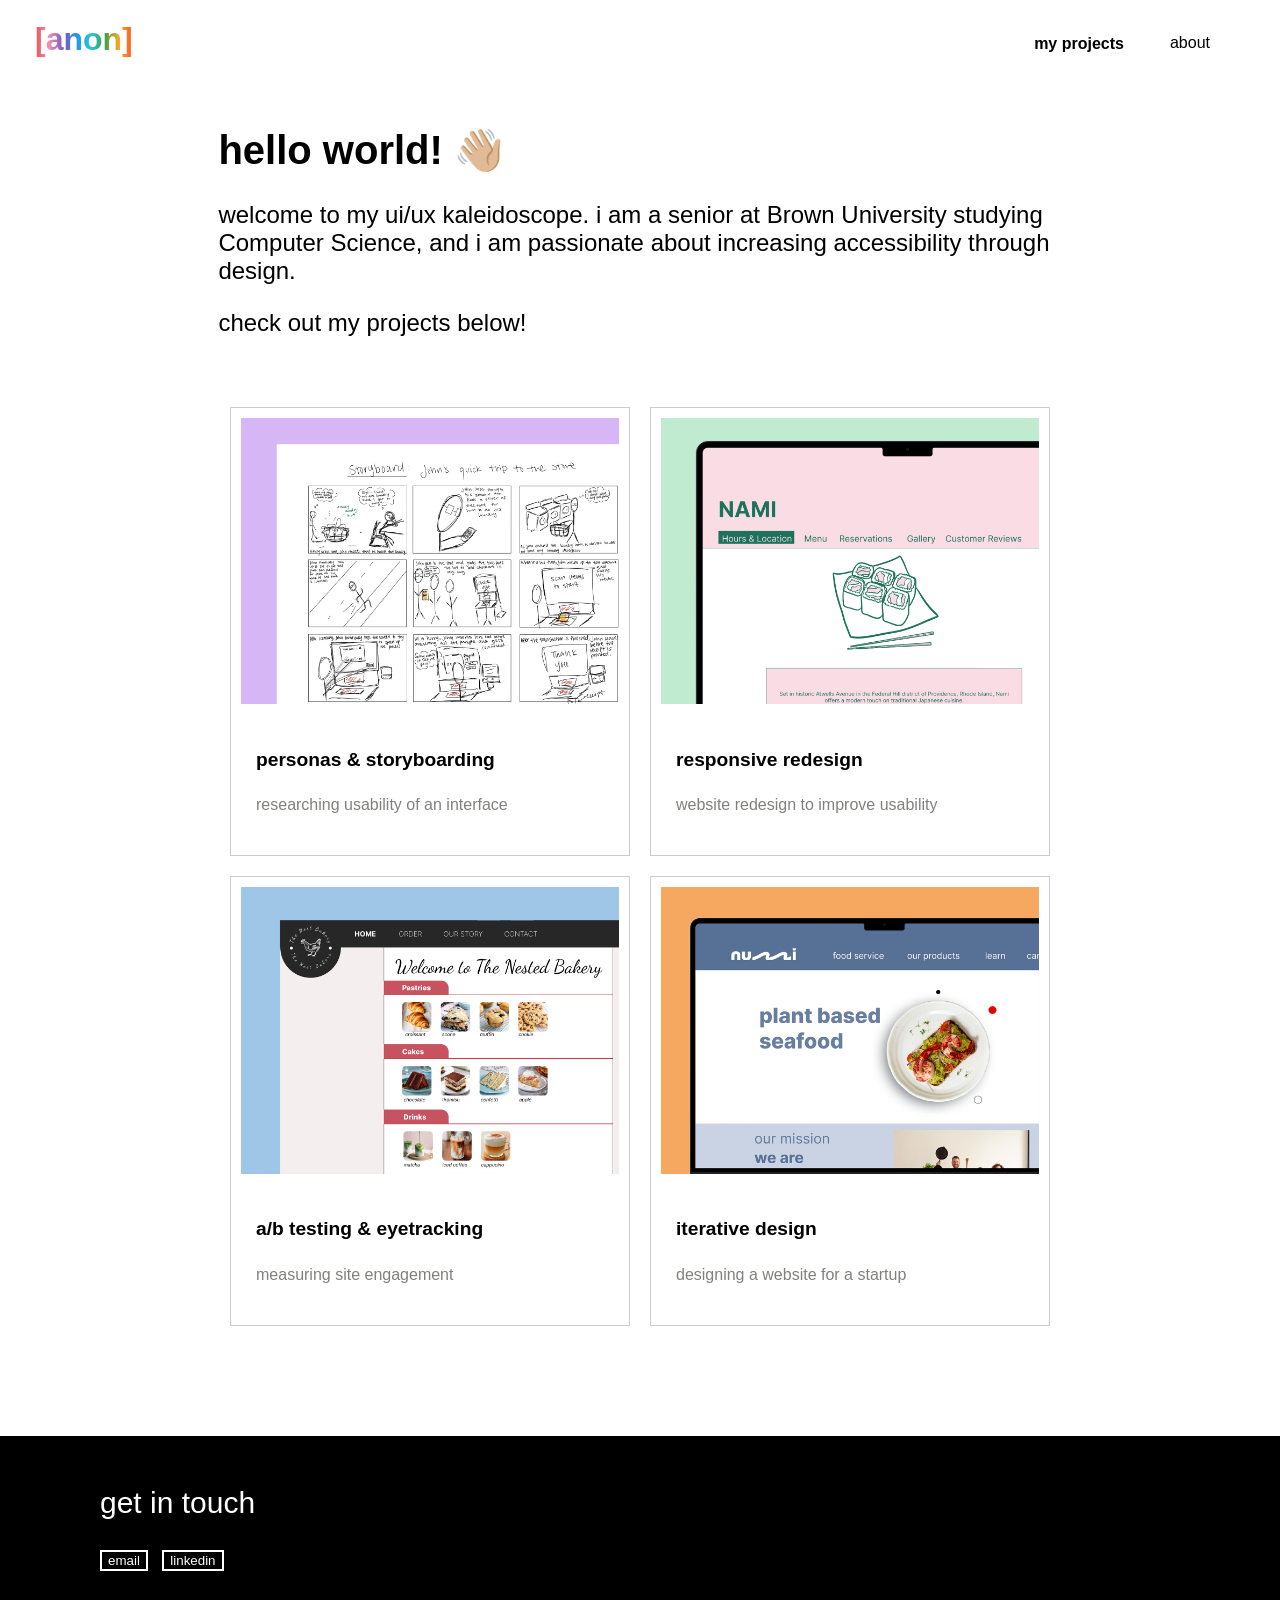
<file: uiuxportfolio/index.html>
<!doctype html>
<html>
<head>
    <title>UI/UX Portfolio</title>
    <link rel="stylesheet" href="index.css">
    <link rel="icon" type="image/x-icon" href="wombat.png">
    <meta name="description" content="my assignment write up">
</head>
    <body>
        <div class="navbar">
          <a href="about.html">about</a>
            <div class="dropdown">
                
                <button class="dropbtn"><b><a class = "home" href="index.html">my projects</a></b> 
                <i class="fa fa-caret-down"></i>
                </button>
                <div class="dropdown-content">
                  <div class="story">
                    <a href="personas.html">personas & storyboarding</a>
                  </div>
                  <div class="rr">
                    <a href="redesign.html">responsive redesign</a>
                  </div>
                  <div class="eye">
                    <a href="eyetracking.html">a/b testing & eye tracking</a>
                  </div>
                  <div class="it">
                    <a href="iterative.html">iterative design</a>
                  </div>
              
                </div>
            </div> 
            
            <a class="icon" style="float: left;"href="index.html"><b><h1><span class="multicolortext">[anon]</span></h1></b></a>
          </div>   
        <div class="header">    
        <h1 class="h1"style="font-size: 40px;">hello world! 👋🏼</h1>
        <p class="intro" style="font-size:24px;">welcome to my ui/ux kaleidoscope. i am a senior at Brown University studying Computer Science, and i am passionate about increasing accessibility through design. </p>
        <p class="intro" style="font-size:24px;">check out my projects below!</p>
        </div> 
        <br>
        <br>
        <div class="full-gal">
        <div class=gal1>
          <div class="responsive">
            <a style="text-decoration: none;color:black;"href="personas.html">
            <div class="gallery">
              
                <img src="storyboard.png" alt="personas & storyboarding" width="600" height="400">
              
              <div class="desc"><h4>personas & storyboarding</h4>
              <p>researching usability of an interface</p></div>
            </div>
          </a>
          </div>
          
          <div class="responsive">
            <a style="text-decoration: none;color:black;" href="redesign.html">
            <div class="gallery">
              
                <img src="redesignedit.png" alt="responsive redesign" width="600" height="400">
              <div class="desc"><h4>responsive redesign</h4>
                <p>website redesign to improve usability</p></div>
              </div>
            </a>
          </div>
        
        </div>
      
          
        <div class="gal2">
          <div class="responsive">
            <a style="text-decoration: none;color:black;" href="eyetracking.html">
            <div class="gallery">
              
                <img src="eyetrackingedit.png" alt="a/b testing & eye tracking" width="600" height="400">
              
              <div class="desc"><h4>a/b testing & eyetracking</h4>
                <p>measuring site engagement</p></div>
            </div>
              
            </a>
            </div>
          
          
          <div class="responsive">
            <a style="text-decoration: none;color:black;" href="iterative.html">
            <div class="gallery">
              
                <img src="iterativeedit.png" alt="iterative design" width="600" height="400">
              
              <div class="desc"><h4>iterative design</h4>
                <p>designing a website for a startup</p></div>
              </div>
            </a>
            </div>
          </div>
        </div>
      </div>
      <div class="footer">
        <p>get in touch</p>
    
        <button class="butt"><a href="#email">email</a></button>
        <button class="butt2"><a href="#linkedin">linkedin</a></button>
      </div>
    </body>
</html>
</file>
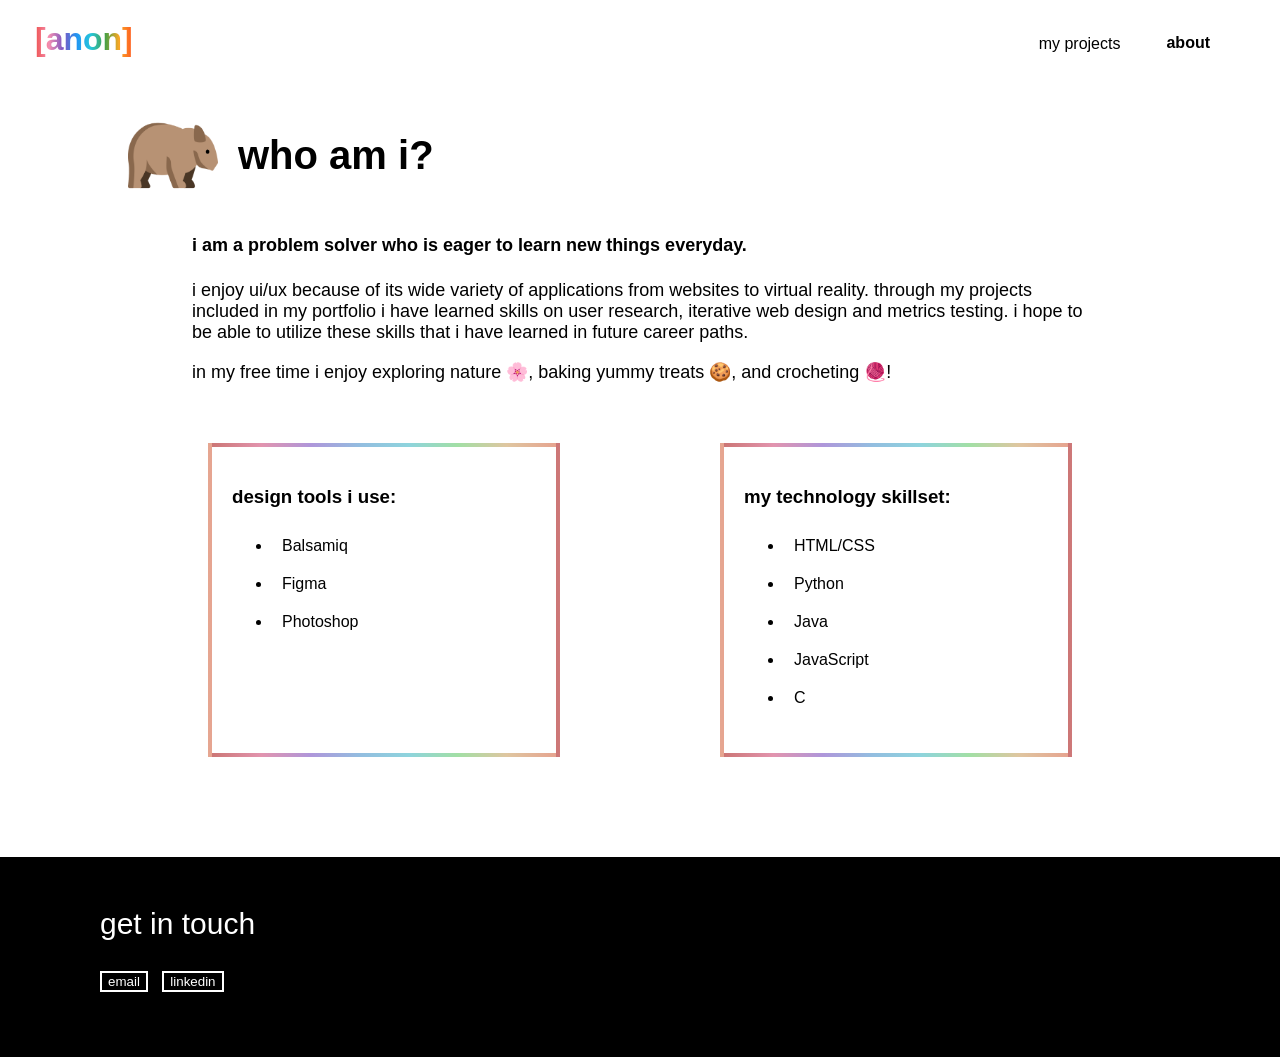
<file: uiuxportfolio/about.html>
<!doctype html>
<html>
<head>
    <title>UI/UX Portfolio</title>
    <link rel="stylesheet" href="index.css">
    <link rel="icon" type="image/x-icon" href="wombat.png">
    <meta name="description" content="my assignment write up">
</head>
    <body>
        <div class="navbar">
            <a href="about.html"><b>about</b></a>
            <div class="dropdown">
                
                <button class="dropbtn"><a class = "home" href="index.html">my projects</a>
                    <i class="fa fa-caret-down"></i>
                    </button>
                <div class="dropdown-content">
                  <div class="story">
                    <a href="personas.html">personas & storyboarding</a>
                  </div>
                  <div class="rr">
                    <a href="redesign.html">responsive redesign</a>
                  </div>
                  <div class="eye">
                    <a href="eyetracking.html">a/b testing & eye tracking</a>
                  </div>
                  <div class="it">
                    <a href="iterative.html">iterative design</a>
                  </div>
              
                </div>
            </div> 
            
            <a class="icon" style="float: left;"href="index.html"><b><h1><span class="multicolortext">[anon]</span></h1></b></a>
          </div>
          <div class="header"></div>
        <div class="top">  
          <img style="width:90px;transform: scaleX(-1);" src="wombat.png">
          <h2>who am i?</h2>  
         </div> 
        <h4 class="p">i am a problem solver who is eager to learn new things everyday.</h4>
        <p class="p">i enjoy ui/ux because of its wide variety of applications from websites to virtual reality. through my projects included in my portfolio i have learned skills on user research, iterative web design and metrics testing. i hope to be able to utilize these skills that i have learned in future career paths.</p>
        <p class="p">in my free time i enjoy exploring nature 🌸, baking yummy treats 🍪, and crocheting 🧶!</p>
        
        <div class="skills">
          <div class="list">
        <h3>design tools i use:</h3>
        <ul>
          <li>Balsamiq</li>
          <li>Figma</li>
          <li>Photoshop</li>
        </ul>
      </div>
      <div class="list">
        <h3>my technology skillset:</h3>
        <ul>
          <li>HTML/CSS</li>
          <li>Python</li>
          <li>Java</li>
          <li>JavaScript</li>
          <li>C</li>
        </ul>
      </div>
      </div>
      <div class="footer">
      <p>get in touch</p>
    
      <button class="butt"><a href="#email">email</a></button>
      <button class="butt2"><a href="#linkedin">linkedin</a></button>
      </div>
        
       
    </body>
</html>
</file>
<file: uiuxportfolio/index.css>
body {
    font-family: Arial, Helvetica, sans-serif;
    margin:0;
  }
.header{
    padding-right: 30px;
    padding-left: 30px;
    margin-left:3%;
    margin-right:3%;
    padding-top: 100px;
}
.icon{
      float:left;
      width:70px;
      padding: 14px 16px;
      
}
  .navbar {
    overflow: hidden;
    top:0;
    position:fixed;
    width:100%;
    background-color: white;
    margin-bottom: 0;
    padding-right:50px;

  }
  .multicolortext{
    background: linear-gradient(to right, #ef5350, #f48fb1, #7e57c2, #2196f3, #26c6da, #43a047, #f9a825, #ff5722);
    -webkit-background-clip: text;
    -moz-background-clip: text;
    background-clip: text;
    color: transparent;
  }

  .navbar .icon{
      float: left;
      padding-top: 0;
      margin-top: 0;
      margin-left:15px;
  }
  
  .navbar .icon:hover{
      background-color:transparent;
      color:black;
  }

  .navbar a {
    float: right;
    display:block;
    font-size: 16px;
    text-align: center;
    padding: 14px 20px;
    color:black;
    text-decoration: none;
    margin-top:20px;
    margin-bottom: 0;
  }
  
  .dropdown {
    float: right;
    overflow: hidden;
  }

  
  .dropdown .dropbtn {
    font-size: 16px;  
    border: none;
    outline: none;
    color: black;
    background-color: inherit;
    font-family: inherit;
    margin: 0;
  }

  .dropdown-content .story a:hover{
      background-color: #652c94;
      color:white;
  }
  
  .dropdown-content .rr a:hover{
    background-color: #1D725B;
    color:white;
}
.dropdown-content .eye a:hover{
    background-color: #0e3887;
    color:white;
}
.dropdown-content .it a:hover{
    background-color: #ab4100;
    color:white;
}
  .navbar a:hover{
    background-color: black;
    color:white;
  }
  
  .dropdown-content {
    display: none;
    position: fixed;
    background-color: #f9f9f9;
    min-width: 160px;
    box-shadow: 0px 8px 16px 0px rgba(0,0,0,0.2);
    z-index: 1;
    margin:0;
  }
  
  .dropdown-content a {
    float: none;
    color: black;
    padding: 12px 10px;
    text-decoration: none;
    display: block;
    text-align: left;
    margin-top: 0;
  }
  
  .dropdown-content a:hover {
    background-color: #ddd;
  }
  
  .dropdown:hover .dropdown-content {
    display: block;
  }


div.gallery {
    padding:10px;
    border: 1px solid #ccc;
    width: 100%;
  }
  
  div.gallery:hover {
    border: 1px solid #777;
    opacity: 50%;
  }
  
  div.gallery img {
    width: 100%;
    height: auto;
  }
  
  h4{
    font-size: 1.5vw;
  }
  div.desc {
    padding: 15px;
    text-align: left;
  }

  .desc p{
      color:#82807f;
  }
  
  * {
    box-sizing: border-box;
  }
  
  .responsive {
    padding: 10px;
    float: left;
    width: 50%;
  }
  
  @media only screen and (max-width: 1200px) {
    .responsive {
      width: 49.99999%;
      margin: 6px 0;
    }
  }
  @media only screen and (max-width: 1200px) {

    h4{
      font-size: 20px;
    }
  }
  
  @media only screen and (max-width: 800px) {
    .responsive {
      width: 100%;
    }
    h4{
      font-size: 20px;
    }
  }
  
  .clearfix:after {
    content: "";
    display: table;
    clear: both;
  }
  .full-gal{
      display: flex;
      flex-direction: column;
      padding-right: 20px;
      padding-left: 20px;
      margin-left:3%;
      margin-right:3%;
  }
  @media only screen and (min-width: 1200px) {
    .full-gal{
        margin-left:200px;
        margin-right:200px;
    }
    .h1, .intro{
        margin-left:150px;
        margin-right: 150px;
    }
  }
  .gal1{
      display: flex;
      justify-content: center;
  }
  .gal2{
    display: flex;
    justify-content: center;
}
.footer{
  margin-left:0;
  margin-right:0;
  margin-top:100px;
  width:100%;
  height:200px;
  background-color: black;

}
.p{
  margin-left: 15%;
  margin-right: 15%;
  font-size:18px;
}
h2{
  margin-left: 20px;
  margin-right: 100px;

  font-size:40px;
}

.top{
  display: flex;
  justify-content: flex-start;
  margin-left: 10%;
}

.skills{
  display: flex;
  justify-content: center;
  margin-left: 10%;
  margin-right: 10%;
  margin-top: 60px;
}
.list{
  border-style: solid;
  margin-left:80px;
  margin-right:80px;
  padding-right:60px;
  padding-left: 20px;
  padding-top: 20px;
  padding-bottom: 20px;
  width:50%;
  background: linear-gradient(white, white) padding-box,
  linear-gradient(to right, #cc7675, #e294ae, #af96da, #93bde0, #8ed4dd, #a2dfa5, #dfc6a0, #e6a490);
  border: 4px solid transparent;
}

li{
  padding:10px;
}

.footer p {
  color:white;
  font-size: 30px;
  margin-left: 100px;
  padding-top: 50px;
}
.butt{
  background-color:black;
  margin-left: 100px;
  text-decoration: none;
  padding:5 10px;
  border-color: white;
  border-style: solid;

}
.butt:hover, .butt2:hover{
  background: linear-gradient(black, black) padding-box,
  linear-gradient(to right, #cc7675, #e294ae, #af96da, #93bde0, #8ed4dd, #a2dfa5, #dfc6a0, #e6a490);
  border: 1px solid transparent;

}
.footer a{
  color:white;
  text-decoration: none;
}
.footer a:hover{
  background: linear-gradient(to right, #ef5350, #f48fb1, #7e57c2, #2196f3, #26c6da, #43a047, #f9a825, #ff5722);
    -webkit-background-clip: text;
    -moz-background-clip: text;
    background-clip: text;
    color: transparent;
    

}
.butt2{
  background-color:black;
  margin-left: 10px;
  text-decoration: none;
  padding:5 10px;
  border-color: white;
  border-style: solid;

}
</file>
